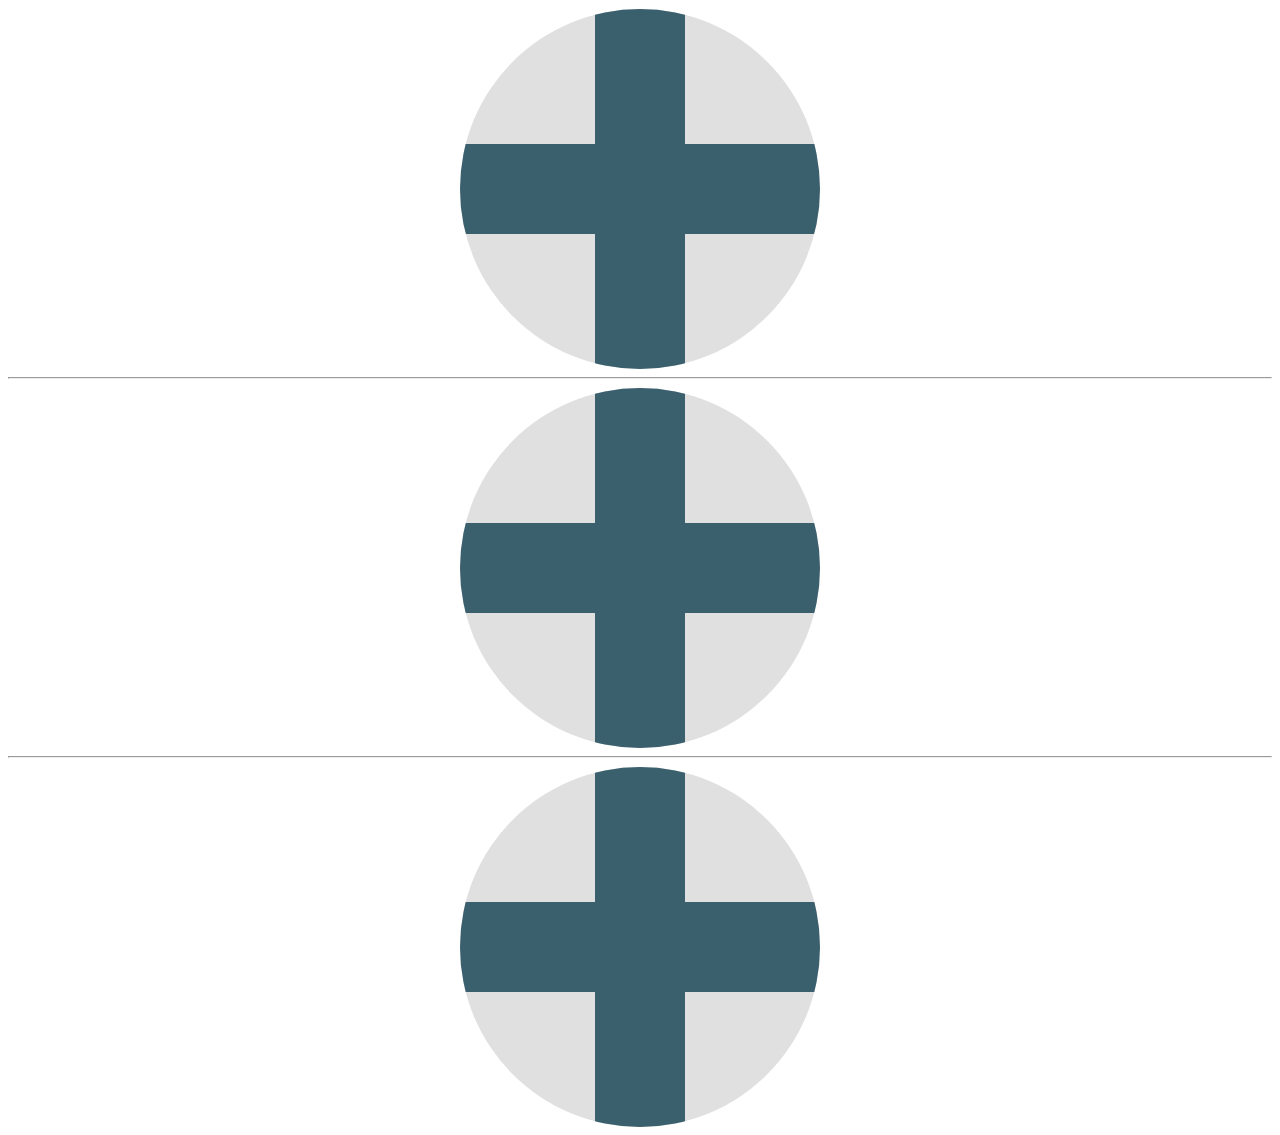
<file: basic css test/01/index.html>
<!DOCTYPE html>
<html lang="en">
  <head>
    <meta charset="UTF-8" />
    <meta name="viewport" content="width=device-width, initial-scale=1.0" />

    <!-- bootstrap 4.5 css cdn -->
    <link
      rel="stylesheet"
      href="https://cdn.jsdelivr.net/npm/bootstrap@4.5.3/dist/css/bootstrap.min.css"
      integrity="sha384-TX8t27EcRE3e/ihU7zmQxVncDAy5uIKz4rEkgIXeMed4M0jlfIDPvg6uqKI2xXr2"
      crossorigin="anonymous"
    />

    <!-- jquery 3.5.1 cdn for bootstrap -->
    <script
      src="https://code.jquery.com/jquery-3.5.1.slim.min.js"
      integrity="sha384-DfXdz2htPH0lsSSs5nCTpuj/zy4C+OGpamoFVy38MVBnE+IbbVYUew+OrCXaRkfj"
      crossorigin="anonymous"
    ></script>
    <script
      src="https://cdn.jsdelivr.net/npm/bootstrap@4.5.3/dist/js/bootstrap.bundle.min.js"
      integrity="sha384-ho+j7jyWK8fNQe+A12Hb8AhRq26LrZ/JpcUGGOn+Y7RsweNrtN/tE3MoK7ZeZDyx"
      crossorigin="anonymous"
    ></script>

    <!-- font awesome cdn -->
    <link
      rel="stylesheet"
      href="https://cdnjs.cloudflare.com/ajax/libs/font-awesome/5.15.2/css/all.min.css"
    />

    <!-- custom css -->
    <link rel="stylesheet" href="./css/style.css" />

    <title>Wheel animation</title>
  </head>
  <body>
    <div class="circle">
      <div class="vertical-danda"></div>
      <div class="horizontal-danda"></div>
    </div>
    <hr />
    <div class="circle-reverse">
      <div class="vertical-danda"></div>
      <div class="horizontal-danda"></div>
    </div>
    <hr />
    <div class="circle">
      <div class="vertical-danda"></div>
      <div class="horizontal-danda"></div>
    </div>
  </body>
</html>
</file>
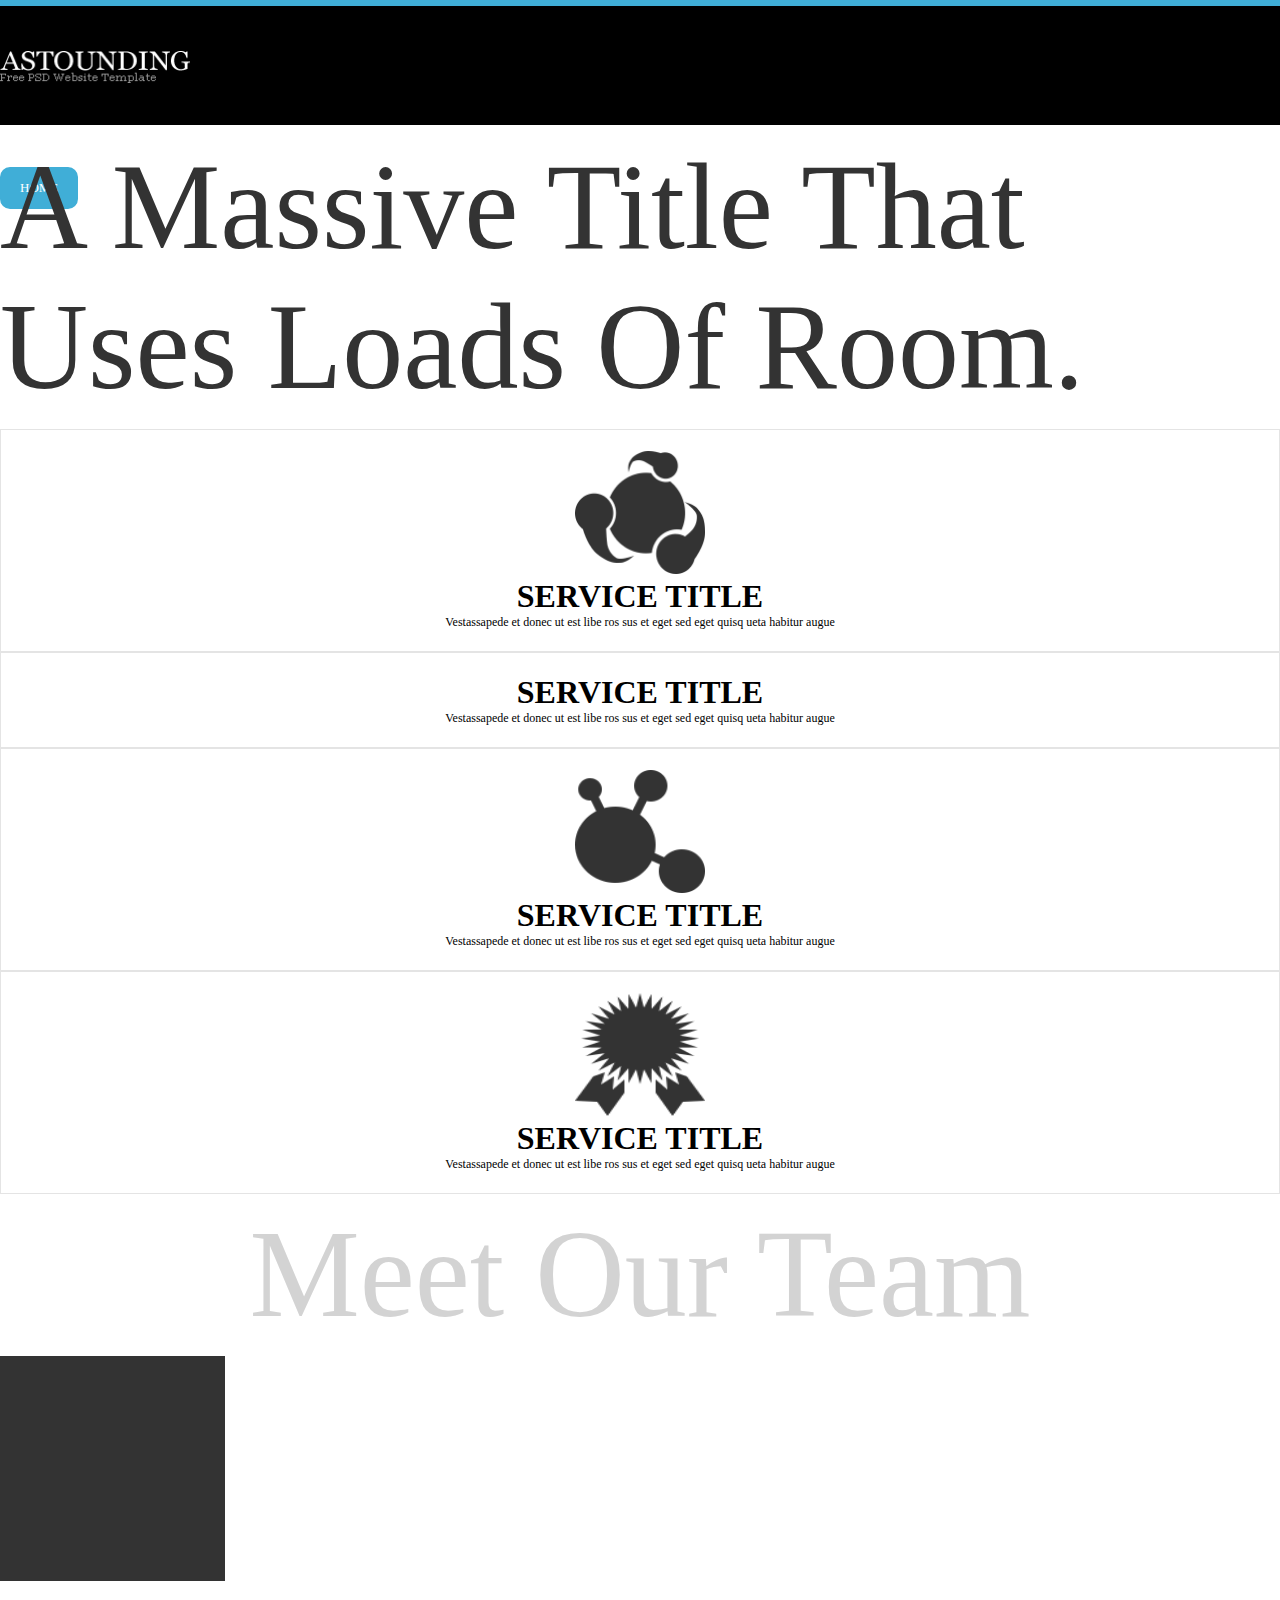
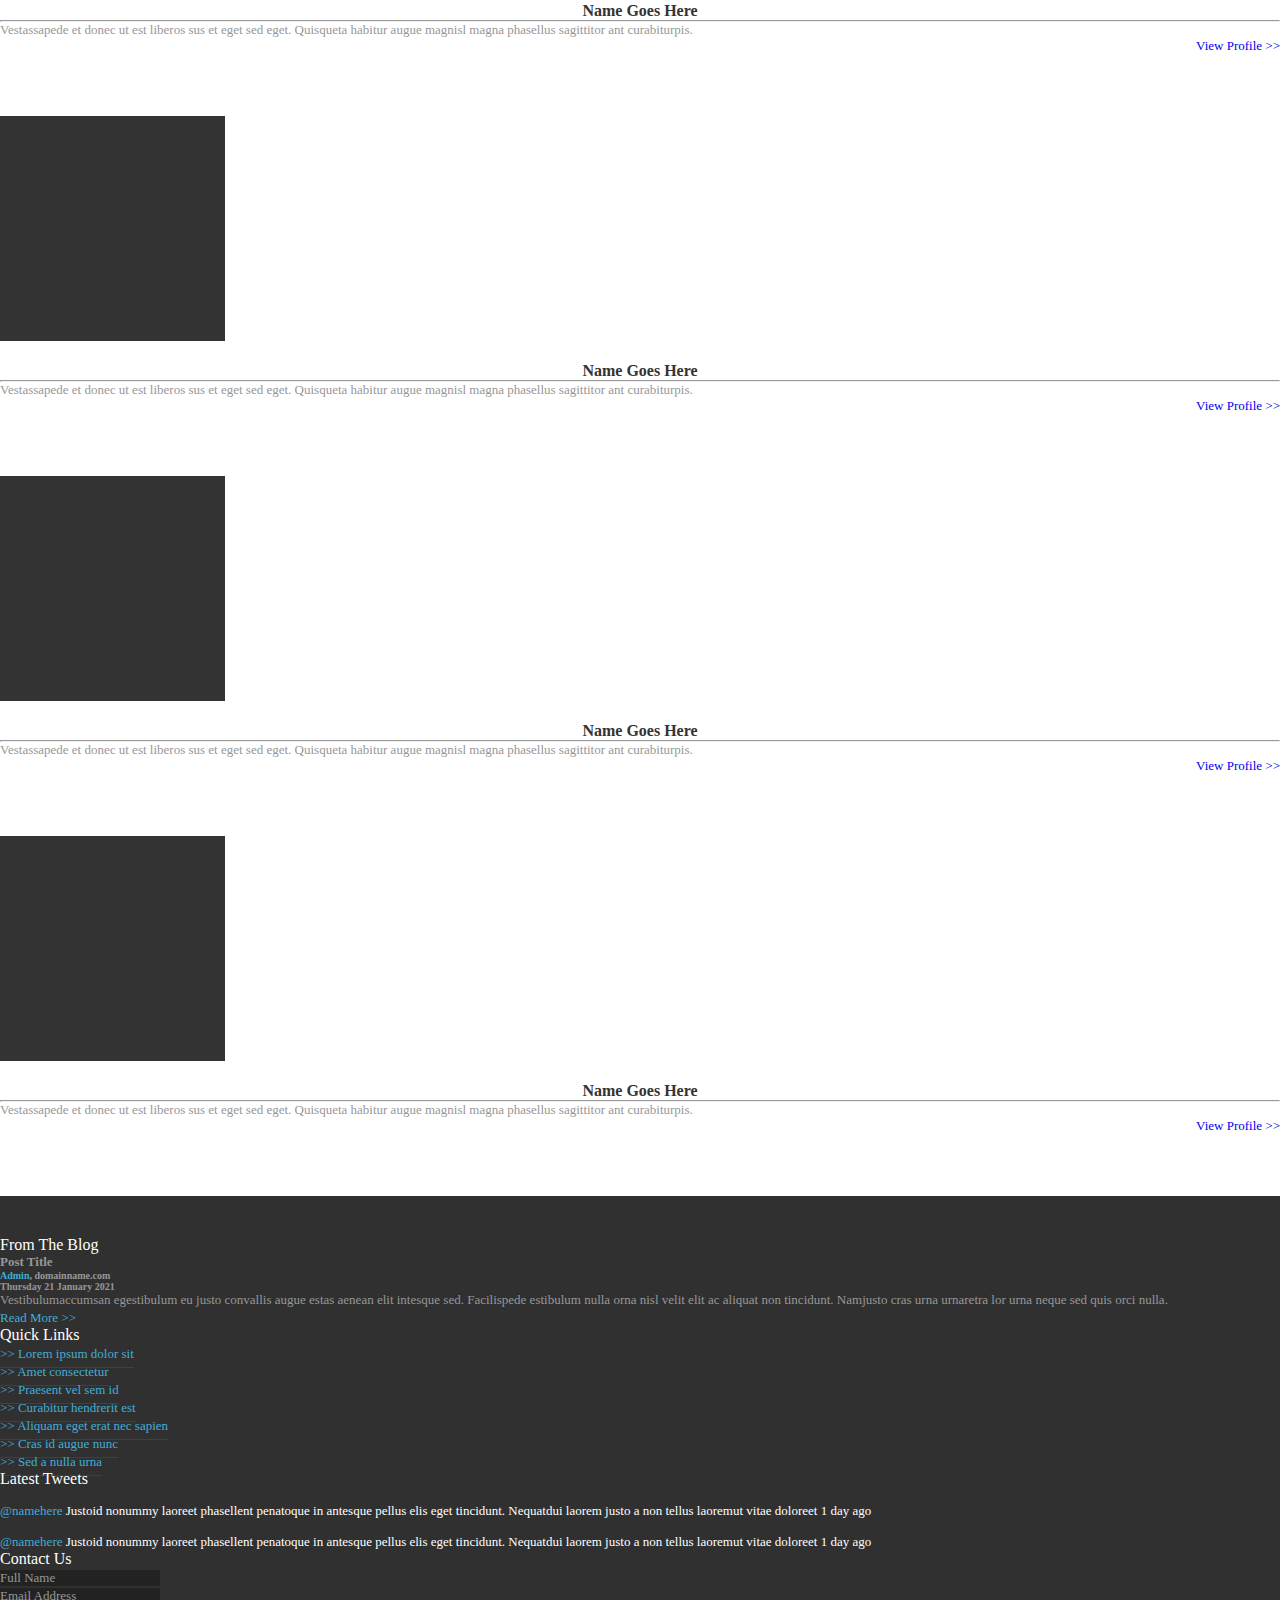
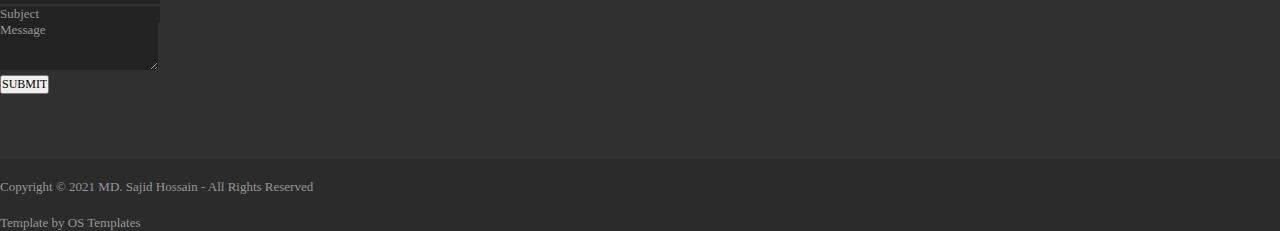
<file: PSD TO HTML/Portfolio-1/index.html>
<!DOCTYPE html>
<html lang="en">
  <head>
    <meta charset="UTF-8" />
    <meta name="viewport" content="width=device-width, initial-scale=1.0" />

    <!-- font awesome cdn -->
    <link
      rel="stylesheet"
      href="https://cdnjs.cloudflare.com/ajax/libs/font-awesome/5.15.2/css/all.min.css"
      integrity="sha512-HK5fgLBL+xu6dm/Ii3z4xhlSUyZgTT9tuc/hSrtw6uzJOvgRr2a9jyxxT1ely+B+xFAmJKVSTbpM/CuL7qxO8w=="
      crossorigin="anonymous"
    />

    <!-- bootstrap 4.5 css cdn -->
    <link
      rel="stylesheet"
      href="https://cdn.jsdelivr.net/npm/bootstrap@4.5.3/dist/css/bootstrap.min.css"
      integrity="sha384-TX8t27EcRE3e/ihU7zmQxVncDAy5uIKz4rEkgIXeMed4M0jlfIDPvg6uqKI2xXr2"
      crossorigin="anonymous"
    />

    <!-- jquery for bootstrap -->
    <script
      src="https://code.jquery.com/jquery-3.5.1.slim.min.js"
      integrity="sha384-DfXdz2htPH0lsSSs5nCTpuj/zy4C+OGpamoFVy38MVBnE+IbbVYUew+OrCXaRkfj"
      crossorigin="anonymous"
    ></script>
    <script
      src="https://cdn.jsdelivr.net/npm/bootstrap@4.5.3/dist/js/bootstrap.bundle.min.js"
      integrity="sha384-ho+j7jyWK8fNQe+A12Hb8AhRq26LrZ/JpcUGGOn+Y7RsweNrtN/tE3MoK7ZeZDyx"
      crossorigin="anonymous"
    ></script>

    <!-- custom css -->
    <link rel="stylesheet" href="./css/style.css" />

    <title>Home</title>
  </head>
  <body>
    <header class="main-header">
      <div class="header-top-border"></div>
      <div class="container-fluid">
        <div class="row">
          <div class="col-sm-6">
            <img
              src="./images/header-logo.png"
              class="header-logo"
              alt="Logo"
            />
          </div>
          <div class="col-sm-6">
            <ul class="header-link-list justify-content-end">
              <li>
                <a href="#" class="header-links header-active-link">Home</a>
              </li>
              <li><a href="#" class="header-links">Styledemo</a></li>
              <li><a href="#" class="header-links">Full&nbsp;Width</a></li>
              <li><a href="#" class="header-links">Dropdown</a></li>
              <li><a href="#" class="header-links">Portfolio</a></li>
              <li><a href="#" class="header-links">Gallery</a></li>
            </ul>
          </div>
        </div>
      </div>
    </header>

    <!-- shout starts -->
    <section class="container-fluid">
      <p class="shout-quote">A Massive Title That Uses Loads Of Room.</p>
    </section>
    <!-- shout ends -->

    <!-- service starts -->

    <section class="container-fluid">
      <div class="row">
        <div class="col-sm-3">
          <div class="service-info">
            <img
              src="./images/service-one-icon.png"
              class="service-icon icon-01-img"
              alt="logo"
            />
            <h3>Service Title</h3>
            <p>
              Vestassapede et donec ut est libe ros sus et eget sed eget quisq
              ueta habitur augue
            </p>
          </div>
        </div>
        <div class="col-sm-3">
          <div class="service-info">
            <i class="fas fa-sun service-icon-2"></i>
            <h3>Service Title</h3>
            <p>
              Vestassapede et donec ut est libe ros sus et eget sed eget quisq
              ueta habitur augue
            </p>
          </div>
        </div>
        <div class="col-sm-3">
          <div class="service-info">
            <img
              src="./images/service-two-icon.png"
              class="service-icon icon-03-img"
              alt="logo"
            />
            <h3>Service Title</h3>
            <p>
              Vestassapede et donec ut est libe ros sus et eget sed eget quisq
              ueta habitur augue
            </p>
          </div>
        </div>
        <div class="col-sm-3">
          <div class="service-info">
            <img
              src="./images/service-three-icon.png"
              class="service-icon icon-04-img"
              alt="logo"
            />
            <h3>Service Title</h3>
            <p>
              Vestassapede et donec ut est libe ros sus et eget sed eget quisq
              ueta habitur augue
            </p>
          </div>
        </div>
      </div>
    </section>

    <!-- service ends -->

    <!-- team area starts -->

    <section class="container-fluid">
      <div id="meet-our-team">
        <p class="meet-our-team-quotes">Meet Our Team</p>
      </div>
      <div id="team-members">
        <div class="row">
          <div class="col-sm-3">
            <img
              src="./images/default-profile-picture.png"
              alt="Profile picture"
              class="w-100"
            />
            <h3 class="profile-name">Name Goes Here</h3>
            <hr />
            <p class="profile-quote">
              Vestassapede et donec ut est liberos sus et eget sed eget.
              Quisqueta habitur augue magnisl magna phasellus sagittitor ant
              curabiturpis.
            </p>
            <div class="profile-link">
              <a href="#">View Profile >></a>
            </div>
          </div>
          <div class="col-sm-3">
            <img
              src="./images/default-profile-picture.png"
              alt="Profile picture"
              class="w-100"
            />
            <h3 class="profile-name">Name Goes Here</h3>
            <hr />
            <p class="profile-quote">
              Vestassapede et donec ut est liberos sus et eget sed eget.
              Quisqueta habitur augue magnisl magna phasellus sagittitor ant
              curabiturpis.
            </p>
            <div class="profile-link">
              <a href="#">View Profile >></a>
            </div>
          </div>
          <div class="col-sm-3">
            <img
              src="./images/default-profile-picture.png"
              alt="Profile picture"
              class="w-100"
            />
            <h3 class="profile-name">Name Goes Here</h3>
            <hr />
            <p class="profile-quote">
              Vestassapede et donec ut est liberos sus et eget sed eget.
              Quisqueta habitur augue magnisl magna phasellus sagittitor ant
              curabiturpis.
            </p>
            <div class="profile-link">
              <a href="#">View Profile >></a>
            </div>
          </div>
          <div class="col-sm-3">
            <img
              src="./images/default-profile-picture.png"
              alt="Profile picture"
              class="w-100"
            />
            <h3 class="profile-name">Name Goes Here</h3>
            <hr />
            <p class="profile-quote">
              Vestassapede et donec ut est liberos sus et eget sed eget.
              Quisqueta habitur augue magnisl magna phasellus sagittitor ant
              curabiturpis.
            </p>
            <div class="profile-link">
              <a href="#">View Profile >></a>
            </div>
          </div>
        </div>
      </div>
    </section>

    <!-- team area ends -->

    <!-- footer starts -->

    <footer>
      <!-- footer top -->
      <section class="footer-top">
        <div class="container-fluid">
          <div class="footer-top-wrapper">
            <div class="row">
              <!-- blog section -->
              <div class="col-sm-3">
                <div class="blog">
                  <h2 class="footer-title">From The Blog</h2>
                  <h4>Post Title</h4>
                  <h5><span class="blog-admin">Admin</span>, domainname.com</h5>
                  <h6>Thursday 21 January 2021</h6>
                  <p>
                    Vestibulumaccumsan egestibulum eu justo convallis augue
                    estas aenean elit intesque sed. Facilispede estibulum nulla
                    orna nisl velit elit ac aliquat non tincidunt. Namjusto cras
                    urna urnaretra lor urna neque sed quis orci nulla.
                  </p>
                  <a href="#">Read More >></a>
                </div>
              </div>
              <!-- quick links section -->
              <div class="col-sm-3">
                <div class="footer-quicklinks">
                  <h2 class="footer-title">Quick Links</h2>
                  <ul>
                    <li>
                      <a href="#" class="footer-quicklinks-link"
                        >>> Lorem ipsum dolor sit
                      </a>
                    </li>
                    <li>
                      <a href="#" class="footer-quicklinks-link"
                        >>> Amet consectetur</a
                      >
                    </li>
                    <li>
                      <a href="#" class="footer-quicklinks-link"
                        >>> Praesent vel sem id</a
                      >
                    </li>
                    <li>
                      <a href="#" class="footer-quicklinks-link"
                        >>> Curabitur hendrerit est</a
                      >
                    </li>
                    <li>
                      <a href="#" class="footer-quicklinks-link"
                        >>> Aliquam eget erat nec sapien</a
                      >
                    </li>
                    <li>
                      <a href="#" class="footer-quicklinks-link"
                        >>> Cras id augue nunc</a
                      >
                    </li>
                    <li>
                      <a href="#" class="footer-quicklinks-link"
                        >>> Sed a nulla urna</a
                      >
                    </li>
                  </ul>
                </div>
              </div>
              <!-- latest tweets section -->
              <div class="col-sm-3">
                <div class="footer-latest-tweets">
                  <h2 class="footer-title">Latest Tweets</h2>
                  <p class="tweet-para">
                    <span class="tweet-tag">@namehere</span>
                    Justoid nonummy laoreet phasellent penatoque in antesque
                    pellus elis eget tincidunt. Nequatdui laorem justo a non
                    tellus laoremut vitae doloreet 1 day ago
                  </p>
                  <p class="tweet-para">
                    <span class="tweet-tag">@namehere</span>
                    Justoid nonummy laoreet phasellent penatoque in antesque
                    pellus elis eget tincidunt. Nequatdui laorem justo a non
                    tellus laoremut vitae doloreet 1 day ago
                  </p>
                </div>
              </div>
              <!-- Contact Us section -->
              <div class="col-sm-3">
                <div class="footer-contact-us">
                  <h2 class="footer-title">Contact Us</h2>
                  <div class="form-group">
                    <form class="footer-contact-us-form">
                      <input
                        type="text"
                        placeholder="Full Name"
                        class="form-control footer-contact-us-inp"
                        required
                      /><br />
                      <input
                        type="email"
                        placeholder="Email Address"
                        class="form-control footer-contact-us-inp"
                        required
                      /><br />
                      <input
                        type="text"
                        placeholder="Subject"
                        class="form-control footer-contact-us-inp"
                        required
                      /><br />
                      <textarea
                        placeholder="Message"
                        class="form-control footer-contact-us-inp"
                        rows="3"
                      ></textarea
                      ><br />
                      <input
                        type="submit"
                        class="btn btn-info btn-sm"
                        value="SUBMIT"
                      />
                    </form>
                  </div>
                </div>
              </div>
            </div>
          </div>
        </div>
      </section>
      <!-- footer top ends -->

      <!-- footer copywrite section -->

      <section class="footer-copywrite"></section>

      <!-- footer copywrite section -->

      <section id="footer-copywrite">
        <div class="container-fluid">
          <div class="row">
            <div class="col-sm-6 align-self-center">
              <p class="cw-info text-left">
                Copyright © 2021 MD. Sajid Hossain - All Rights Reserved
              </p>
            </div>
            <div class="col-sm-6 align-self-center">
              <p class="cw-info text-right">Template by OS Templates</p>
            </div>
          </div>
        </div>
      </section>
    </footer>

    <!-- footer ends -->
  </body>
</html>
</file>
<file: basic css test/01/css/style.css>
/* global section */

:root {
  --global-danda-color: #3a606e;
  --global-circle-color: #e0e0e0;
}

/* circle section */

.circle,
.circle-reverse {
  position: relative;
  margin: auto;
  margin-top: 1vh;
  height: 40vmin;
  width: 40vmin;
  background: var(--global-circle-color);
  border-radius: 50%;
  overflow: hidden;
  /* animation */
  animation-name: circle-rotator-forward;
  animation-duration: 1.5s;
  animation-iteration-count: infinite;
  animation-timing-function: linear;
  margin-bottom: 2px;
}

/* danda section */

.vertical-danda {
  position: absolute;
  left: 15vmin;
  height: 40vmin;
  width: 10vmin;
  background: var(--global-danda-color);
}

.horizontal-danda {
  position: absolute;
  top: 15vmin;
  width: 50vmin;
  height: 10vmin;
  background: var(--global-danda-color);
}

/* reverse section */

.circle-reverse {
  animation-direction: reverse;
  animation-name: circle-rotator-backward;
}

/* animation section */

@keyframes circle-rotator-forward {
  25% {
    transform: rotate(180deg);
  }
  50% {
    transform: translateX(30vw);
  }

  100% {
    transform: rotate(180deg);
  }
}

@keyframes circle-rotator-backward {
  25% {
    transform: rotate(-180deg);
  }
  50% {
    transform: translateX(-30vw);
  }

  100% {
    transform: rotate(-180deg);
  }
}
</file>
<file: PSD TO HTML/Portfolio-1/css/style.css>
/* global section starts */
* {
  font-family: Georgia, "Times New Roman", Times, serif;
  padding: 0px;
  margin: 0px;
}

html,
body {
  height: 100%;
  width: 100%;
}

a,
a:hover,
a:visited,
a:link {
  text-decoration: none;
}

a:hover {
  color: #2f7e9b;
}

/* global section ends */

/* header area starts */

.main-header {
  height: 125px;
  width: 100%;
  background: #000;
}

.header-top-border {
  height: 6px;
  width: 100%;
  background: #40aed7;
}

.header-logo {
  margin: 45px 0px;
  height: 32px;
  width: 190px;
}
/* logo section complete */

.header-link-list {
  display: flex;
  list-style-type: none;
  max-height: 120px;
}

.header-links {
  color: #fff;
  display: block;
  padding: 13px 20px;
  margin: 35px 0px;
  font-family: Georgia, "Times New Roman", Times, serif;
  font-size: 13px;
  text-transform: uppercase;
}

.header-links:hover,
.header-active-link {
  background: #40aed7;
  border: 2px solid #40aed7;
  padding: 11px 18px;
  border-radius: 10px;
  transition: background 0.32s;
  color: white;
}

/* header area ends */

/* shout area starts */

.shout-quote {
  font-size: 122px;
  padding: 12px 0px;
  color: #333;
}

/* shout area ends */

/* service area starts */

.service-info {
  padding: 21px 47px;
  text-align: center;
  border: 1px solid #e4e4e4;
}

.service-icon {
  width: 130px;
  height: 123px;
}

.service-icon-2 {
  font-size: 123px;
}

.service-info h3 {
  font-size: 32px;
  text-transform: uppercase;
}

.service-info p {
  font-size: 12px;
}

/* hover icon image change */

.service-info:hover {
  color: white;
  background: #40aed7;
  transition: 0.35s;
}

.service-info:hover .icon-01-img {
  content: url("../images/service-one-icon-hover.png");
}
.service-info:hover .icon-03-img {
  content: url("../images/service-two-icon-hover.png");
}
.service-info:hover .icon-04-img {
  content: url("../images/service-three-icon-hover.png");
}

/* service area ends */

/* team area starts */

/* quote area */
.meet-our-team-quotes {
  font-size: 124px;
  padding: 10px 0px;
  color: #d3d3d3;
  text-align: center;
}

/* profile area */

.profile-name {
  text-align: center;
  font-size: 16px;
  color: #333333;
  padding-top: 17px;
}

.profile-quote {
  font-size: 13px;
  color: #979797;
}

.profile-link {
  font-size: 13px;
  color: #40aed7;
  text-align: right;
  margin-bottom: 62px;
}

/* team area ends */

/* footer statrs */

/* footer top */

.footer-top-wrapper {
  padding-top: 40px;
  padding-bottom: 65px;
}

.footer-top {
  background: #303030;
  color: white;
}

.footer-title {
  font-size: 16px;
  font-weight: normal;
}

/* blog section */

.blog h4 {
  font-size: 13px;
  color: #979797;
}

.blog h5 {
  font-size: 10px;
  color: #666;
}

.blog-admin {
  color: #3fadd7;
}

.blog h5 {
  font-size: 10px;
  color: #979797;
}
.blog h6 {
  font-size: 10px;
  color: #979797;
}

.blog p {
  font-size: 13px;
  color: #979797;
}

.blog a {
  font-size: 13px;
  color: #40aed7;
}

/* quick link section */

.footer-quicklinks ul {
  list-style-type: none;
}

.footer-quicklinks-link {
  font-size: 13px;
  color: #40aed7;
  padding-bottom: 6px;
  border-bottom: 1px solid #404040;
}

/* tweet section */

.tweet-para {
  font-size: 13px;
  margin-top: 15px;
}

.tweet-tag {
  color: #3fadd7;
}

/* contact us from */

.footer-contact-us-form .footer-contact-us-inp {
  font-size: 13px;
  border: none;
  background: #222;
  color: #989898;
}

.footer-contact-us-form input[type="submit"] {
  font-size: 12px;
}

.footer-contact-us-form .footer-contact-us-inp::placeholder {
  color: #989898;
}

/* footer copywrite section */

#footer-copywrite {
  background: #2b2b2b;
  font-size: 13px;
  color: #979797;
}

.cw-info {
  padding-top: 20px;
}

/* footer ends */
</file>
